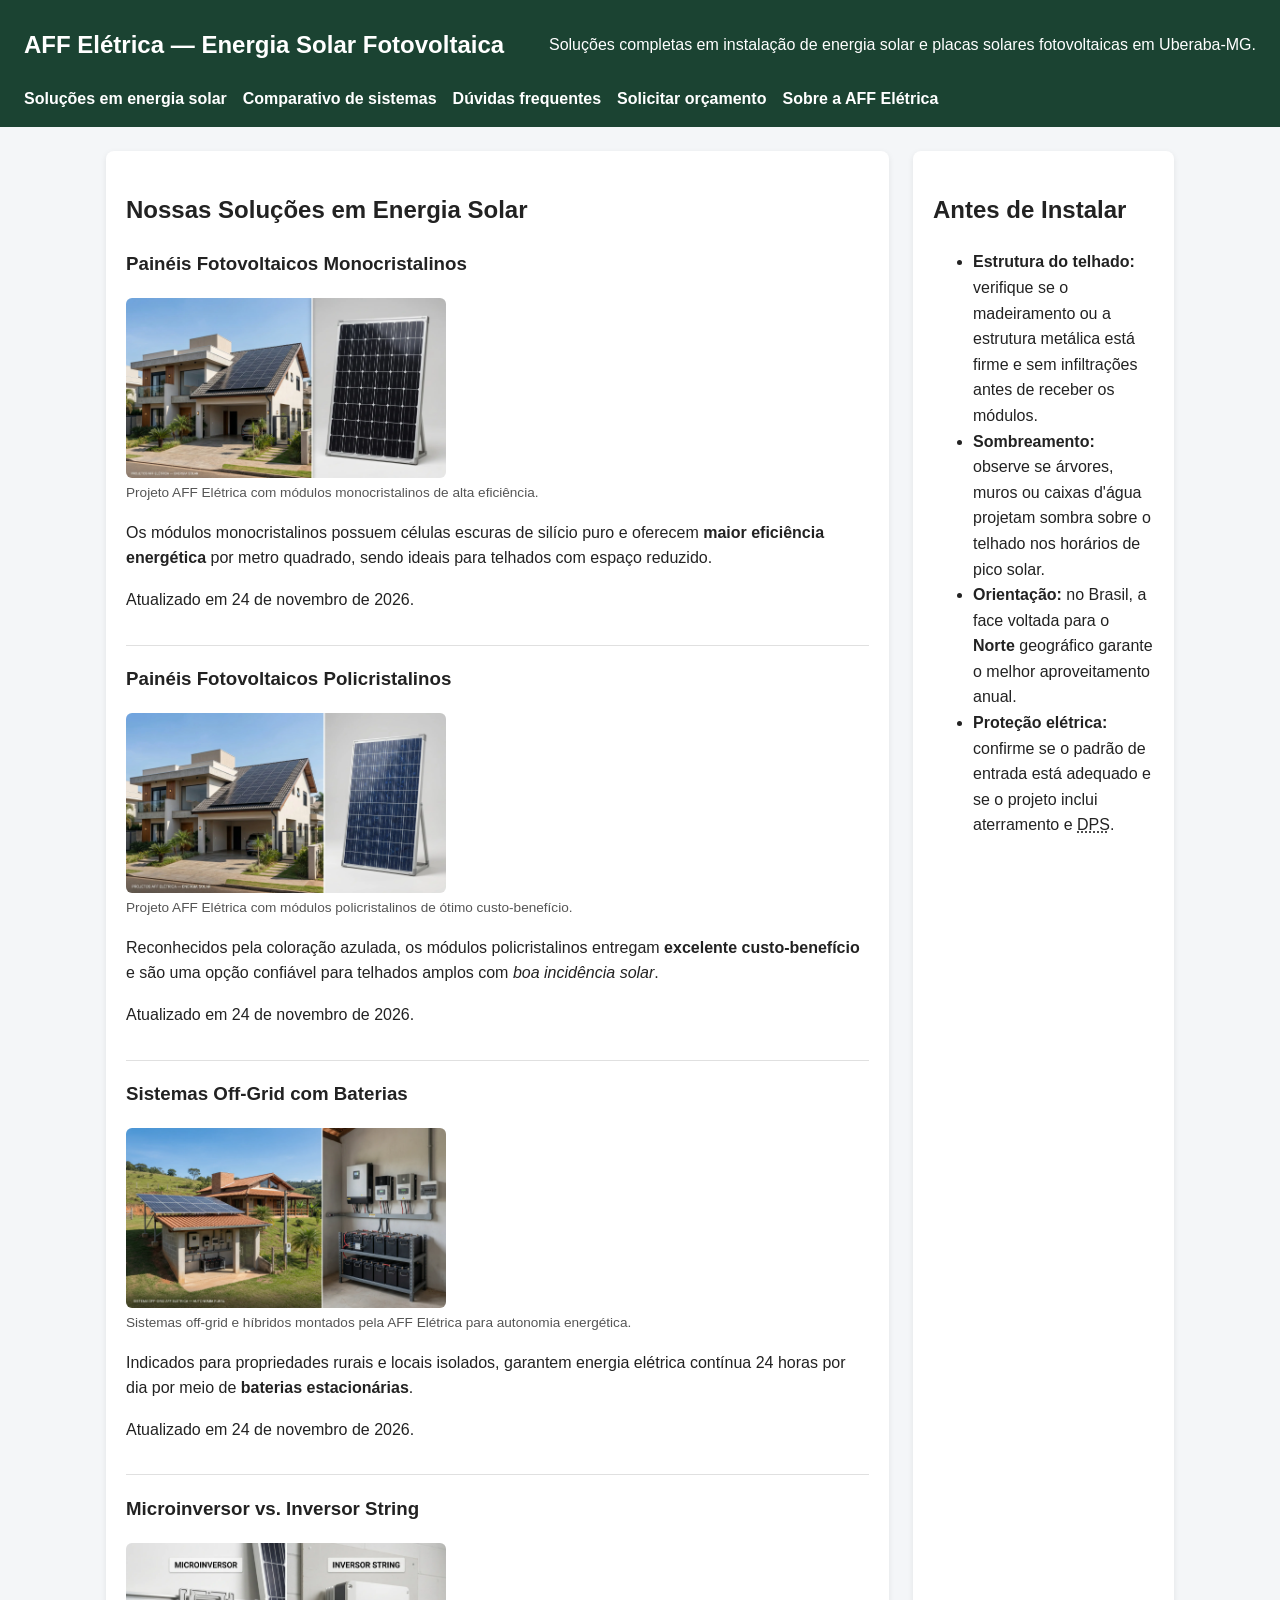
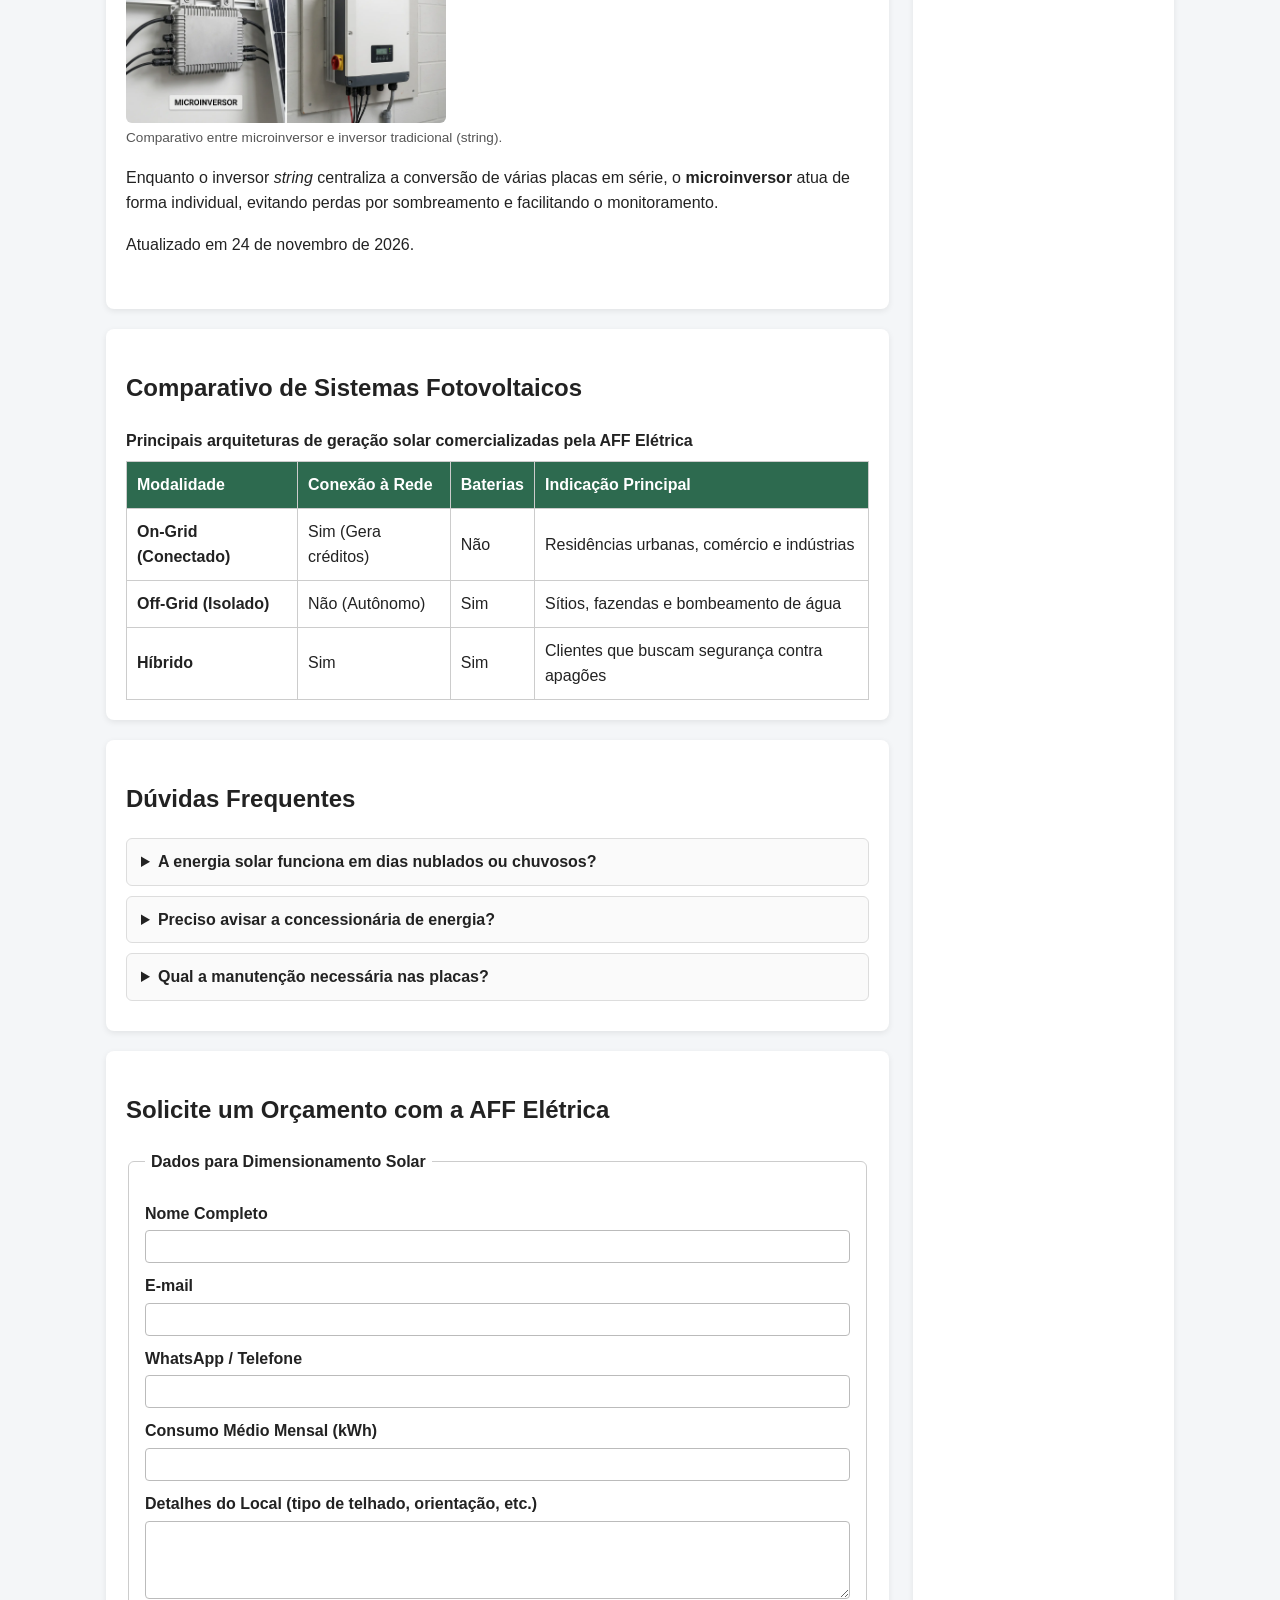
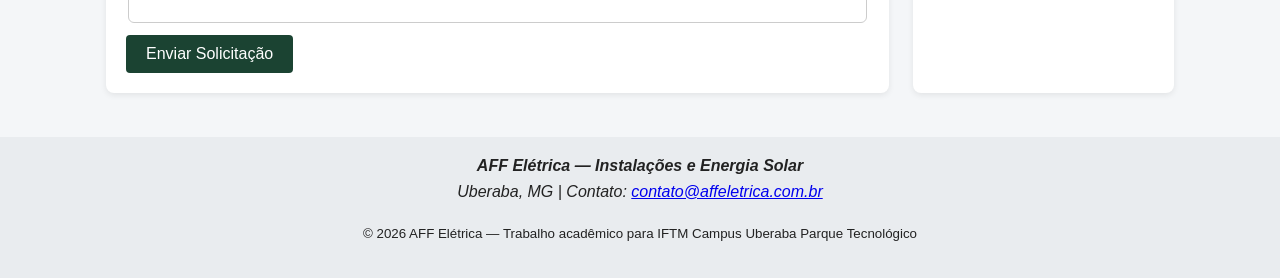
<file: index.html>
<!doctype html>
<html lang="pt-BR">
<head>
  <meta charset="utf-8">
  <meta name="viewport" content="width=device-width, initial-scale=1">
  <title>Energia Solar em Uberaba: Instalação e Placas | AFF Elétrica</title>
  <meta name="description" content="Soluções em energia solar Uberaba pela AFF Elétrica. Conheça placas solares fotovoltaicas, sistemas on-grid e off-grid e solicite orçamento de instalação.">
  <link rel="canonical" href="https://srfiorentino.github.io/energia-solar-aff/">

  <!-- Open Graph (prévia ao compartilhar no WhatsApp, Instagram etc.) -->
  <meta property="og:type" content="website">
  <meta property="og:title" content="Energia Solar em Uberaba | AFF Elétrica">
  <meta property="og:description" content="Instalação de energia solar e placas solares fotovoltaicas em Uberaba-MG. Conheça os sistemas e peça seu orçamento.">
  <meta property="og:image" content="https://srfiorentino.github.io/energia-solar-aff/img/og-capa.jpg">
  <meta property="og:url" content="https://srfiorentino.github.io/energia-solar-aff/">
  <meta property="og:locale" content="pt_BR">

  <link rel="icon" href="favicon.svg" type="image/svg+xml">
  <link rel="stylesheet" href="estilo.css">

  <!-- Dados Estruturados (JSON-LD) -->
  <script type="application/ld+json">
  {
    "@context": "https://schema.org",
    "@type": "LocalBusiness",
    "name": "AFF Elétrica",
    "description": "Empresa especializada em instalação de energia solar e placas solares fotovoltaicas em Uberaba-MG.",
    "url": "https://srfiorentino.github.io/energia-solar-aff/",
    "image": "https://srfiorentino.github.io/energia-solar-aff/img/og-capa.jpg",
    "address": {
      "@type": "PostalAddress",
      "addressLocality": "Uberaba",
      "addressRegion": "MG",
      "addressCountry": "BR"
    },
    "areaServed": "Uberaba e Triângulo Mineiro"
  }
  </script>
</head>
<body>
  <a class="pular" href="#conteudo">Pular para o conteúdo principal</a>

  <header>
    <h1>AFF Elétrica — Energia Solar Fotovoltaica</h1>
    <p>Soluções completas em instalação de energia solar e placas solares fotovoltaicas em Uberaba-MG.</p>
    <nav aria-label="Navegação principal">
      <ul>
        <li><a href="#solucoes">Soluções em energia solar</a></li>
        <li><a href="#comparativo">Comparativo de sistemas</a></li>
        <li><a href="#faq">Dúvidas frequentes</a></li>
        <li><a href="#orcamento">Solicitar orçamento</a></li>
        <li><a href="sobre.html">Sobre a AFF Elétrica</a></li>
      </ul>
    </nav>
  </header>

  <div class="layout">
    <main id="conteudo">
      <section id="solucoes" aria-labelledby="t-solucoes">
        <h2 id="t-solucoes">Nossas Soluções em Energia Solar</h2>

        <article>
          <h3>Painéis Fotovoltaicos Monocristalinos</h3>
          <figure>
            <img src="img/mono.webp" alt="Instalação residencial de alto padrão ao lado de um módulo monocristalino de células escuras" width="320" height="180">
            <figcaption>Projeto AFF Elétrica com módulos monocristalinos de alta eficiência.</figcaption>
          </figure>
          <p>Os módulos monocristalinos possuem células escuras de silício puro e oferecem <strong>maior eficiência energética</strong> por metro quadrado, sendo ideais para telhados com espaço reduzido.</p>
          <p>Atualizado em <time datetime="2026-11-24">24 de novembro de 2026</time>.</p>
        </article>

        <article>
          <h3>Painéis Fotovoltaicos Policristalinos</h3>
          <figure>
            <img src="img/poli.webp" alt="Instalação residencial de alto padrão ao lado de um módulo policristalino de células azuladas" width="320" height="180" loading="lazy">
            <figcaption>Projeto AFF Elétrica com módulos policristalinos de ótimo custo-benefício.</figcaption>
          </figure>
          <p>Reconhecidos pela coloração azulada, os módulos policristalinos entregam <strong>excelente custo-benefício</strong> e são uma opção confiável para telhados amplos com <em>boa incidência solar</em>.</p>
          <p>Atualizado em <time datetime="2026-11-24">24 de novembro de 2026</time>.</p>
        </article>

        <article>
          <h3>Sistemas Off-Grid com Baterias</h3>
          <figure>
            <img src="img/offgrid.webp" alt="Sistema solar off-grid rural com banco de baterias estacionárias e inversores" width="320" height="180" loading="lazy">
            <figcaption>Sistemas off-grid e híbridos montados pela AFF Elétrica para autonomia energética.</figcaption>
          </figure>
          <p>Indicados para propriedades rurais e locais isolados, garantem energia elétrica contínua 24 horas por dia por meio de <strong>baterias estacionárias</strong>.</p>
          <p>Atualizado em <time datetime="2026-11-24">24 de novembro de 2026</time>.</p>
        </article>

        <article>
          <h3>Microinversor vs. Inversor String</h3>
          <figure>
            <img src="img/inversores.webp" alt="Comparação lado a lado entre um microinversor fixado no trilho e um inversor string instalado na parede" width="320" height="180" loading="lazy">
            <figcaption>Comparativo entre microinversor e inversor tradicional (string).</figcaption>
          </figure>
          <p>Enquanto o inversor <em>string</em> centraliza a conversão de várias placas em série, o <strong>microinversor</strong> atua de forma individual, evitando perdas por sombreamento e facilitando o monitoramento.</p>
          <p>Atualizado em <time datetime="2026-11-24">24 de novembro de 2026</time>.</p>
        </article>
      </section>

      <section id="comparativo" aria-labelledby="t-comparativo">
        <h2 id="t-comparativo">Comparativo de Sistemas Fotovoltaicos</h2>
        <table>
          <caption>Principais arquiteturas de geração solar comercializadas pela AFF Elétrica</caption>
          <thead>
            <tr>
              <th scope="col">Modalidade</th>
              <th scope="col">Conexão à Rede</th>
              <th scope="col">Baterias</th>
              <th scope="col">Indicação Principal</th>
            </tr>
          </thead>
          <tbody>
            <tr>
              <th scope="row">On-Grid (Conectado)</th>
              <td>Sim (Gera créditos)</td>
              <td>Não</td>
              <td>Residências urbanas, comércio e indústrias</td>
            </tr>
            <tr>
              <th scope="row">Off-Grid (Isolado)</th>
              <td>Não (Autônomo)</td>
              <td>Sim</td>
              <td>Sítios, fazendas e bombeamento de água</td>
            </tr>
            <tr>
              <th scope="row">Híbrido</th>
              <td>Sim</td>
              <td>Sim</td>
              <td>Clientes que buscam segurança contra apagões</td>
            </tr>
          </tbody>
        </table>
      </section>

      <section id="faq" aria-labelledby="t-faq">
        <h2 id="t-faq">Dúvidas Frequentes</h2>

        <details>
          <summary>A energia solar funciona em dias nublados ou chuvosos?</summary>
          <p>Sim. A geração é menor do que em dias de céu aberto, mas os módulos continuam captando a radiação difusa.</p>
        </details>

        <details>
          <summary>Preciso avisar a concessionária de energia?</summary>
          <p>Sim. Nos sistemas conectados à rede (<em>on-grid</em>), o projeto precisa ser homologado junto à concessionária para a troca do medidor pelo modelo bidirecional.</p>
        </details>

        <details>
          <summary>Qual a manutenção necessária nas placas?</summary>
          <p>Apenas limpeza periódica (geralmente a cada 6 meses) com água e pano ou rodo macio, sempre sem produtos abrasivos.</p>
        </details>
      </section>

      <section id="orcamento" aria-labelledby="t-orcamento">
        <h2 id="t-orcamento">Solicite um Orçamento com a AFF Elétrica</h2>
        <form action="#" method="post">
          <fieldset>
            <legend>Dados para Dimensionamento Solar</legend>

            <label for="nome">Nome Completo</label>
            <input id="nome" name="nome" type="text" autocomplete="name" required>

            <label for="email">E-mail</label>
            <input id="email" name="email" type="email" autocomplete="email" required>

            <label for="telefone">WhatsApp / Telefone</label>
            <input id="telefone" name="telefone" type="tel" autocomplete="tel" required>

            <label for="consumo">Consumo Médio Mensal (kWh)</label>
            <input id="consumo" name="consumo" type="number" min="50" step="10" required>

            <label for="mensagem">Detalhes do Local (tipo de telhado, orientação, etc.)</label>
            <textarea id="mensagem" name="mensagem" rows="4"></textarea>
          </fieldset>
          <button type="submit">Enviar Solicitação</button>
        </form>
      </section>
    </main>

    <aside id="dicas" aria-label="Dicas antes de instalar energia solar">
      <h2>Antes de Instalar</h2>
      <ul>
    <li><strong>Estrutura do telhado:</strong> verifique se o madeiramento ou a estrutura metálica está firme e sem infiltrações antes de receber os módulos.</li>
        <li><strong>Sombreamento:</strong> observe se árvores, muros ou caixas d'água projetam sombra sobre o telhado nos horários de pico solar.</li>
        <li><strong>Orientação:</strong> no Brasil, a face voltada para o <strong>Norte</strong> geográfico garante o melhor aproveitamento anual.</li>
        <li><strong>Proteção elétrica:</strong> confirme se o padrão de entrada está adequado e se o projeto inclui aterramento e <abbr title="Dispositivo de Proteção contra Surtos">DPS</abbr>.</li>
      </ul>
    </aside>
  </div>

  <footer>
    <address>
      <strong>AFF Elétrica — Instalações e Energia Solar</strong><br>
      Uberaba, MG | Contato: <a href="mailto:contato@affeletrica.com.br">contato@affeletrica.com.br</a>
    </address>
    <p><small>&copy; 2026 AFF Elétrica — Trabalho acadêmico para IFTM Campus Uberaba Parque Tecnológico</small></p>
  </footer>
</body>
</html>
</file>
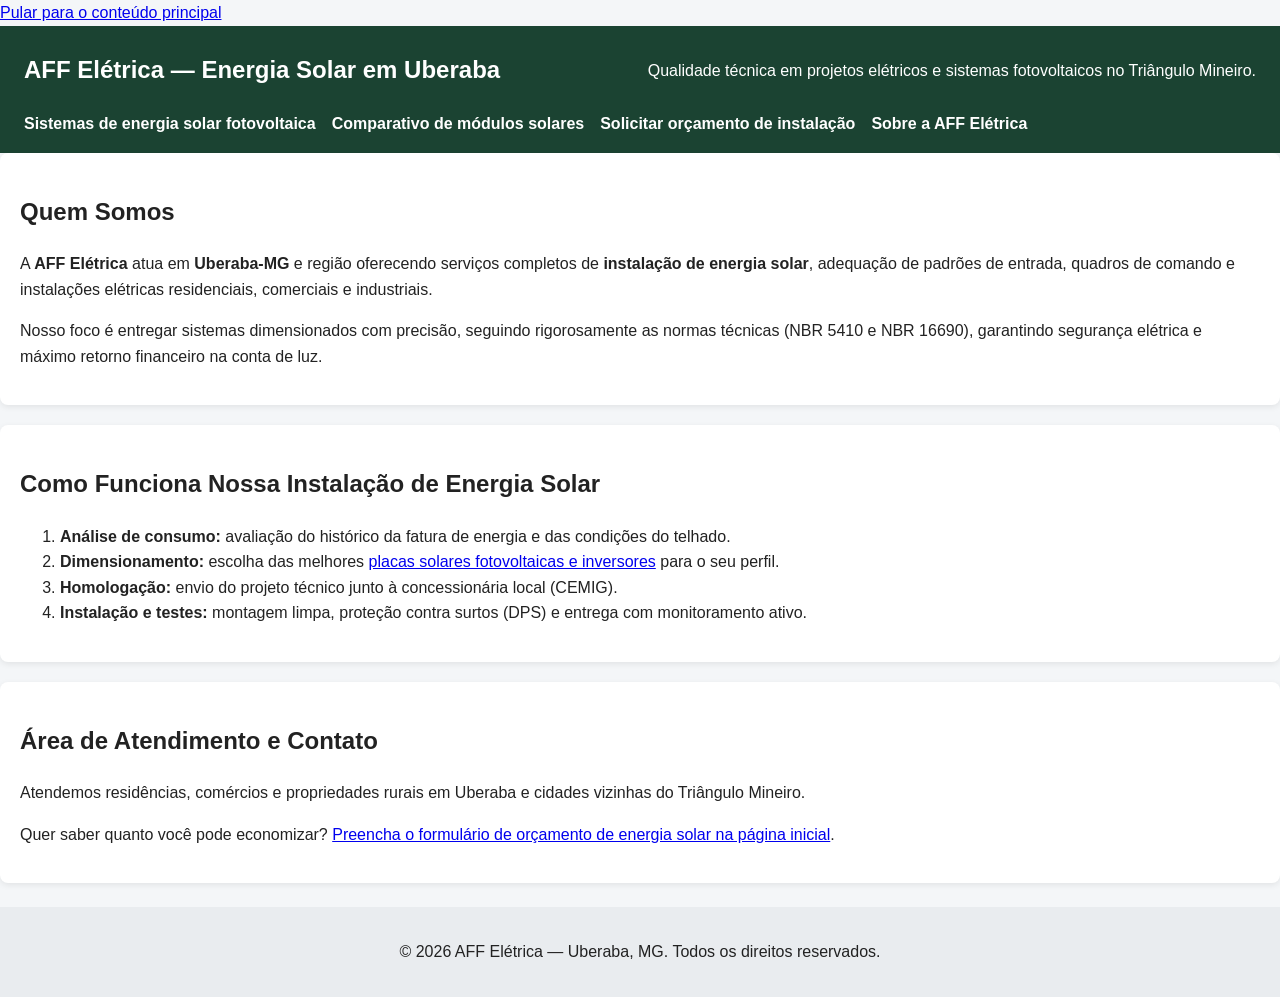
<file: sobre.html>
<!DOCTYPE html>
<html lang="pt-BR">
<head>
  <meta charset="utf-8">
  <meta name="viewport" content="width=device-width, initial-scale=1">
  <title>Sobre a AFF Elétrica: Instalação de Energia Solar | Uberaba</title>
  <meta name="description" content="Conheça a AFF Elétrica em Uberaba-MG: equipe técnica especializada em instalação de energia solar, projetos fotovoltaicos e manutenção elétrica segura.">
  <link rel="canonical" href="https://srfiorentino.github.io/energia-solar-aff/sobre.html">

  <!-- Open Graph -->
  <meta property="og:type" content="website">
  <meta property="og:title" content="Sobre a AFF Elétrica — Energia Solar em Uberaba">
  <meta property="og:description" content="Especialistas em instalação de energia solar e elétrica residencial, comercial e industrial em Uberaba-MG.">
  <meta property="og:image" content="https://srfiorentino.github.io/energia-solar-aff/img/og-capa.jpg">
  <meta property="og:url" content="https://srfiorentino.github.io/energia-solar-aff/sobre.html">
  <meta property="og:locale" content="pt_BR">

  <link rel="icon" href="favicon.svg" type="image/svg+xml">
  <link rel="stylesheet" href="estilo.css">
</head>
<body>
  <a href="#conteudo-principal" class="skip-link">Pular para o conteúdo principal</a>

  <header>
    <h1>AFF Elétrica — Energia Solar em Uberaba</h1>
    <p>Qualidade técnica em projetos elétricos e sistemas fotovoltaicos no Triângulo Mineiro.</p>
    <nav aria-label="Navegação principal">
      <ul>
        <li><a href="index.html">Sistemas de energia solar fotovoltaica</a></li>
        <li><a href="index.html#comparativo">Comparativo de módulos solares</a></li>
        <li><a href="index.html#orcamento">Solicitar orçamento de instalação</a></li>
        <li><a href="sobre.html" aria-current="page">Sobre a AFF Elétrica</a></li>
      </ul>
    </nav>
  </header>

  <main id="conteudo-principal">
    <section aria-labelledby="titulo-quem-somos">
      <h2 id="titulo-quem-somos">Quem Somos</h2>
      <p>
        A <strong>AFF Elétrica</strong> atua em <strong>Uberaba-MG</strong> e região oferecendo serviços completos de
        <strong>instalação de energia solar</strong>, adequação de padrões de entrada, quadros de comando e instalações
        elétricas residenciais, comerciais e industriais.
      </p>
      <p>
        Nosso foco é entregar sistemas dimensionados com precisão, seguindo rigorosamente as normas técnicas (NBR 5410 e NBR 16690),
        garantindo segurança elétrica e máximo retorno financeiro na conta de luz.
      </p>
    </section>

    <section aria-labelledby="titulo-etapas">
      <h2 id="titulo-etapas">Como Funciona Nossa Instalação de Energia Solar</h2>
      <ol>
        <li><strong>Análise de consumo:</strong> avaliação do histórico da fatura de energia e das condições do telhado.</li>
        <li><strong>Dimensionamento:</strong> escolha das melhores <a href="index.html">placas solares fotovoltaicas e inversores</a> para o seu perfil.</li>
        <li><strong>Homologação:</strong> envio do projeto técnico junto à concessionária local (CEMIG).</li>
        <li><strong>Instalação e testes:</strong> montagem limpa, proteção contra surtos (DPS) e entrega com monitoramento ativo.</li>
      </ol>
    </section>

    <section aria-labelledby="titulo-atendimento">
      <h2 id="titulo-atendimento">Área de Atendimento e Contato</h2>
      <p>
        Atendemos residências, comércios e propriedades rurais em Uberaba e cidades vizinhas do Triângulo Mineiro.
      </p>
      <p>
        Quer saber quanto você pode economizar?
        <a href="index.html#orcamento">Preencha o formulário de orçamento de energia solar na página inicial</a>.
      </p>
    </section>
  </main>

  <footer>
    <p>&copy; 2026 AFF Elétrica — Uberaba, MG. Todos os direitos reservados.</p>
  </footer>
</body>
</html>
</file>
<file: estilo.css>
* {
  box-sizing: border-box;
}

body {
  margin: 0;
  font-family: Arial, Helvetica, sans-serif;
  line-height: 1.6;
  color: #222;
  background-color: #f4f6f8;
}

/* Link de acessibilidade: oculto até receber foco pelo teclado (Tab) */
.pular {
  position: absolute;
  left: -9999px;
}

.pular:focus {
  position: static;
  display: inline-block;
  padding: 8px 12px;
  background: #1b4332;
  color: #fff;
}

header {
  background-color: #1b4332;
  color: #fff;
  padding: 16px 24px;
  display: flex;
  justify-content: space-between;
  align-items: center;
  flex-wrap: wrap;
  gap: 12px;
}

header h1 {
  margin: 0;
  font-size: 1.5rem;
}

nav ul {
  list-style: none;
  margin: 0;
  padding: 0;
  display: flex;
  gap: 16px;
}

nav a {
  color: #fff;
  text-decoration: none;
  font-weight: bold;
}

nav a:hover,
nav a:focus {
  text-decoration: underline;
}

/* Layout principal responsivo */
.layout {
  max-width: 1100px;
  margin: 24px auto;
  padding: 0 16px;
  display: grid;
  grid-template-columns: 3fr 1fr;
  gap: 24px;
}

main section,
aside {
  background: #fff;
  padding: 20px;
  border-radius: 8px;
  box-shadow: 0 2px 6px rgba(0, 0, 0, 0.08);
  margin-bottom: 20px;
}

article {
  border-bottom: 1px solid #e0e0e0;
  padding-bottom: 16px;
  margin-bottom: 16px;
}

article:last-child {
  border-bottom: none;
  margin-bottom: 0;
}

figure {
  margin: 12px 0;
}

img {
  max-width: 100%;
  height: auto;
  border-radius: 6px;
  display: block;
}

figcaption {
  font-size: 0.85rem;
  color: #555;
  margin-top: 4px;
}

/* Tabela acessível */
table {
  width: 100%;
  border-collapse: collapse;
  margin-top: 12px;
}

caption {
  font-weight: bold;
  margin-bottom: 8px;
  text-align: left;
}

th,
td {
  border: 1px solid #ccc;
  padding: 10px;
  text-align: left;
}

thead th {
  background-color: #2d6a4f;
  color: #fff;
}

/* FAQ expansível */
details {
  border: 1px solid #ddd;
  border-radius: 6px;
  padding: 10px 14px;
  margin-bottom: 10px;
  background-color: #fafafa;
}

summary {
  font-weight: bold;
  cursor: pointer;
}

details p {
  margin: 8px 0 0;
}

/* Formulário */
fieldset {
  border: 1px solid #ccc;
  border-radius: 6px;
  padding: 16px;
  margin-bottom: 12px;
}

legend {
  font-weight: bold;
  padding: 0 6px;
}

label {
  display: block;
  margin-top: 10px;
  font-weight: bold;
}

input,
textarea {
  width: 100%;
  padding: 8px;
  margin-top: 4px;
  border: 1px solid #bbb;
  border-radius: 4px;
}

button {
  background-color: #1b4332;
  color: #fff;
  border: none;
  padding: 10px 20px;
  border-radius: 4px;
  font-size: 1rem;
  cursor: pointer;
}

button:hover {
  background-color: #2d6a4f;
}

footer {
  background-color: #e9ecef;
  text-align: center;
  padding: 16px;
  margin-top: 24px;
}

/* Mobile-first / telas menores */
@media (max-width: 700px) {
  .layout {
    grid-template-columns: 1fr;
  }

  header {
    flex-direction: column;
    align-items: flex-start;
  }
}
</file>
